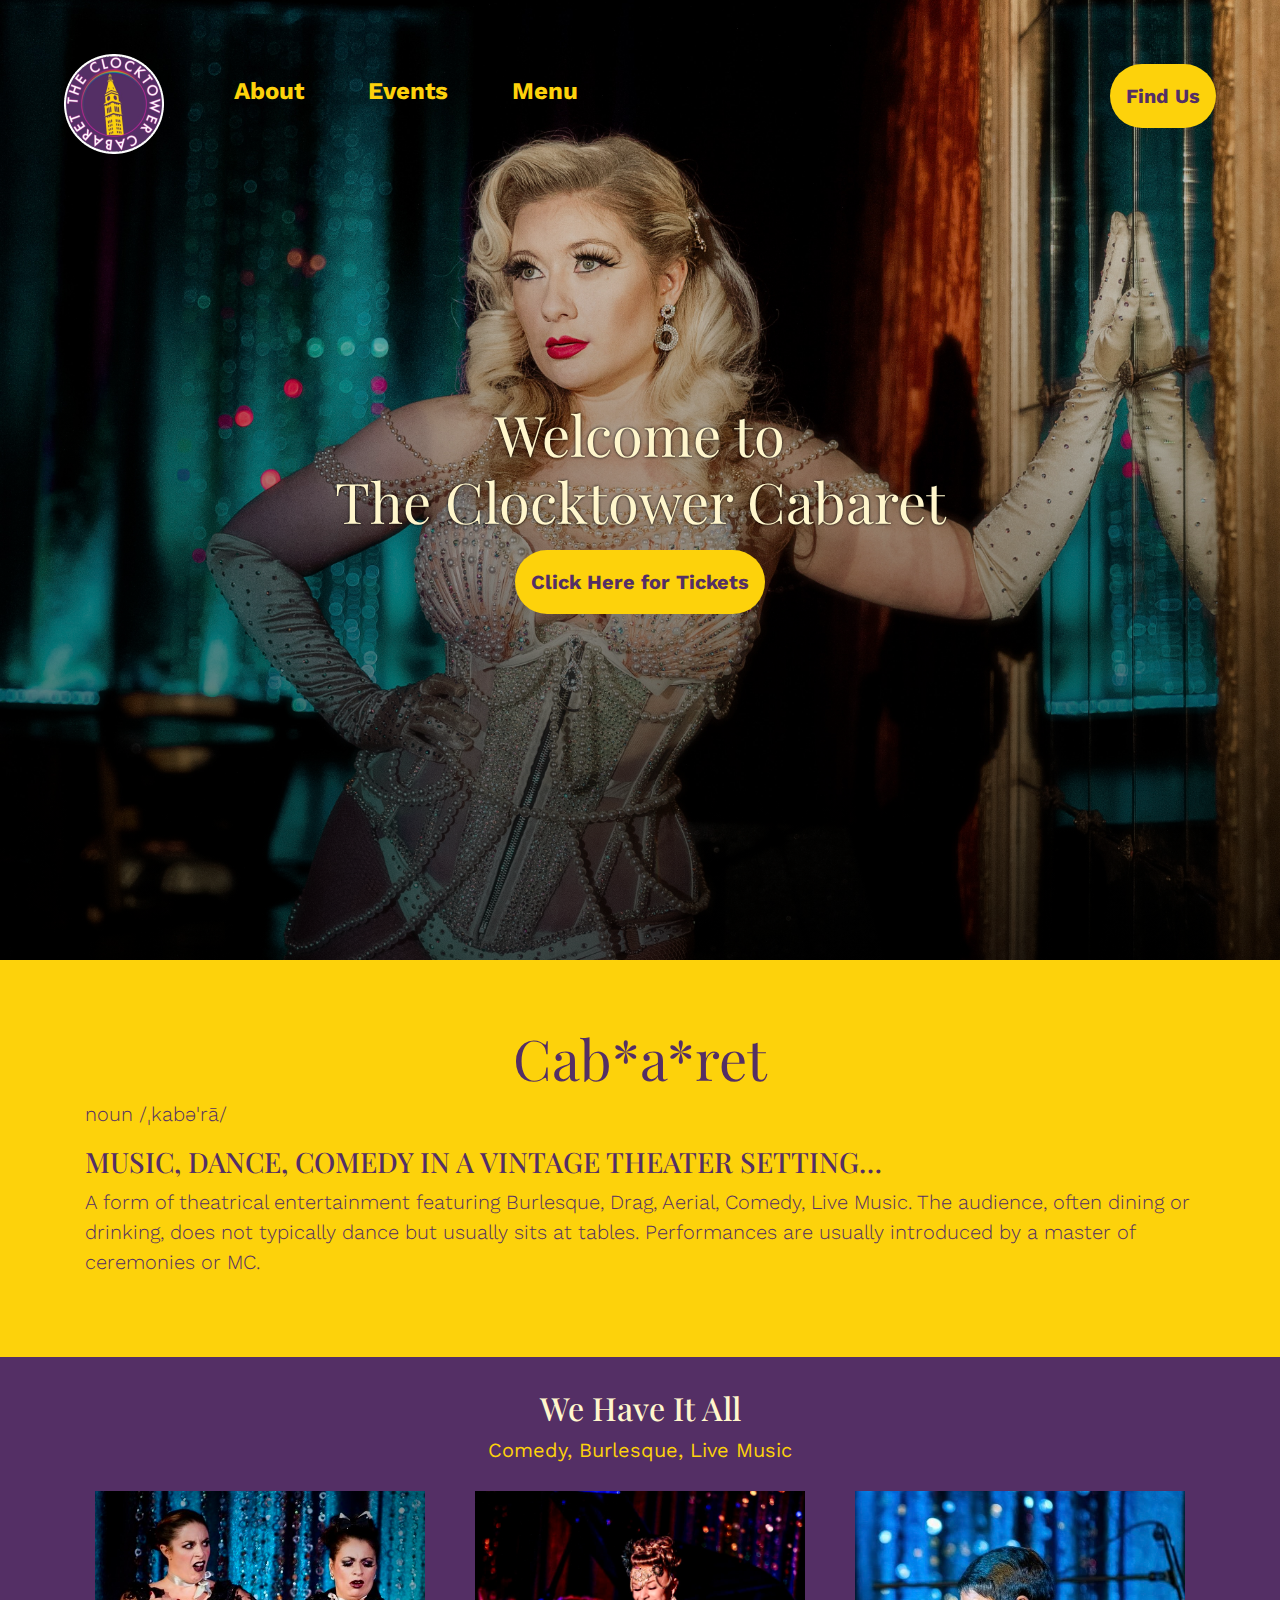
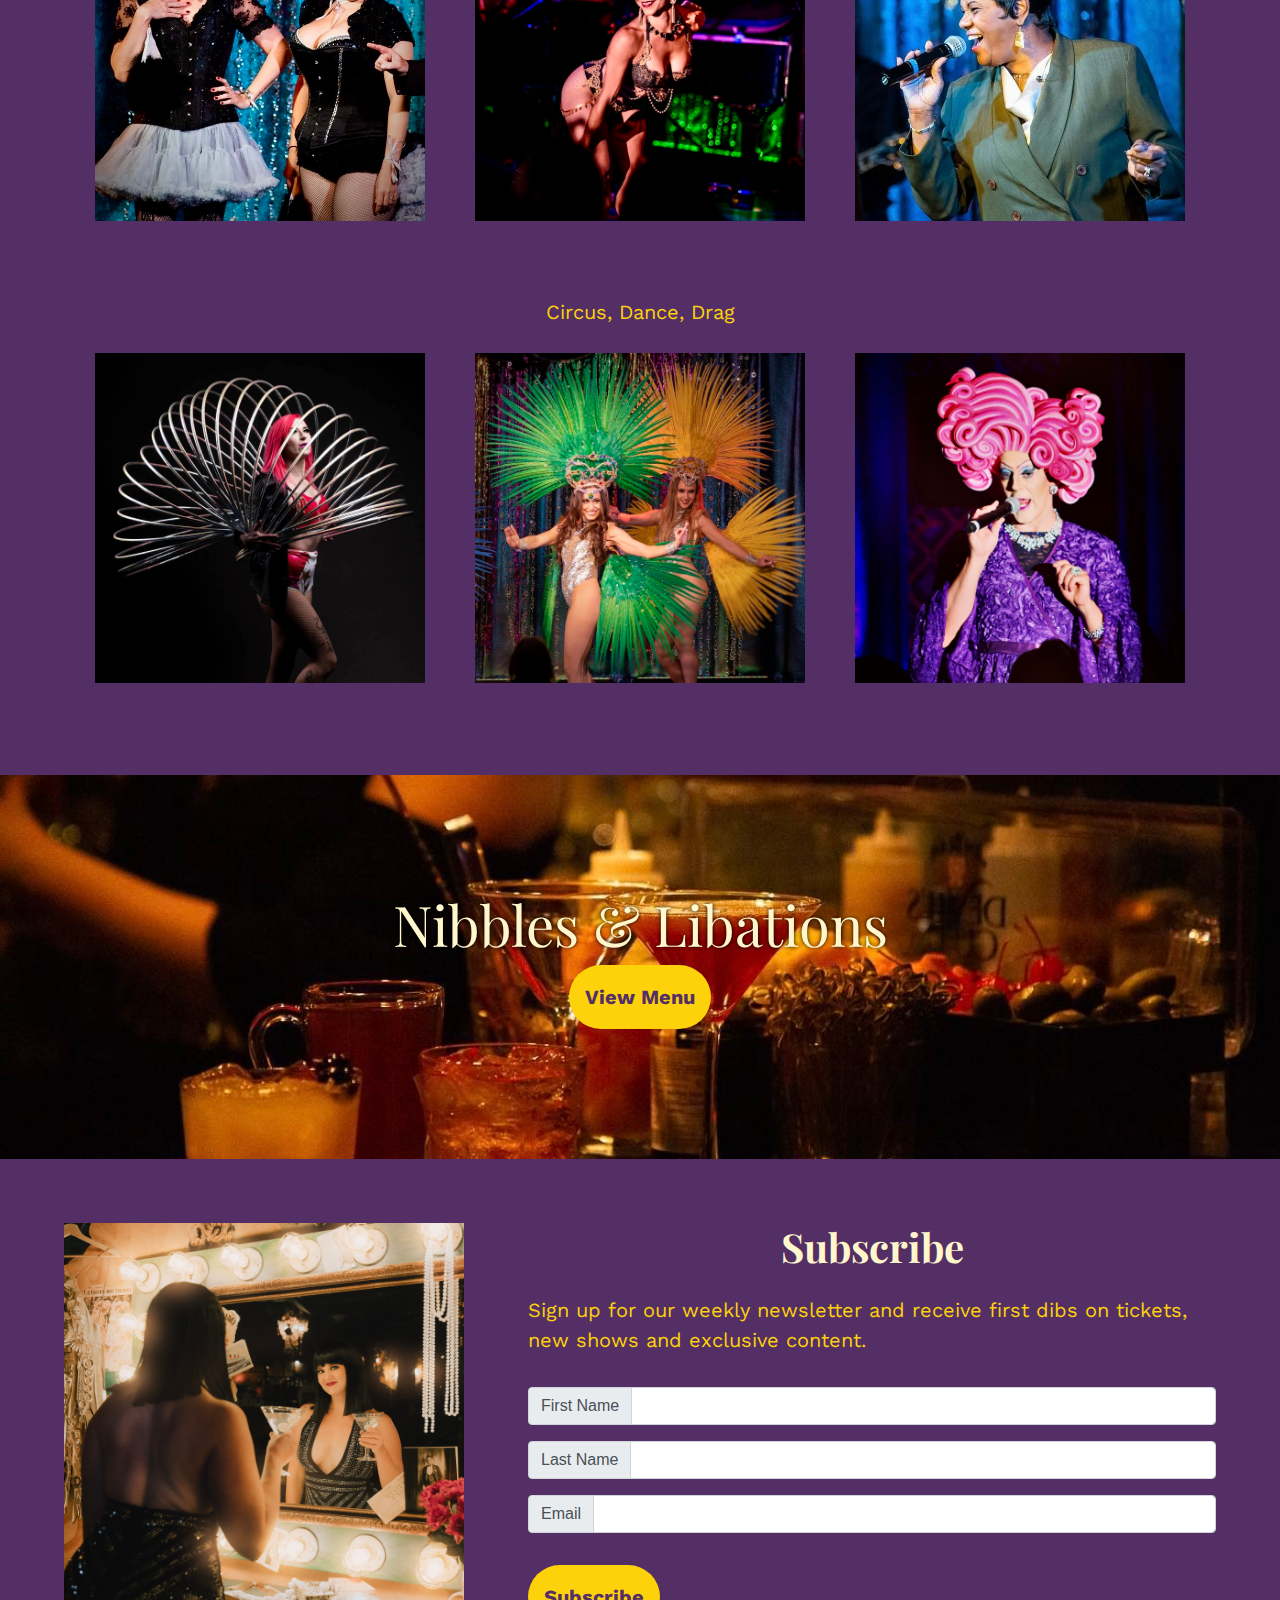
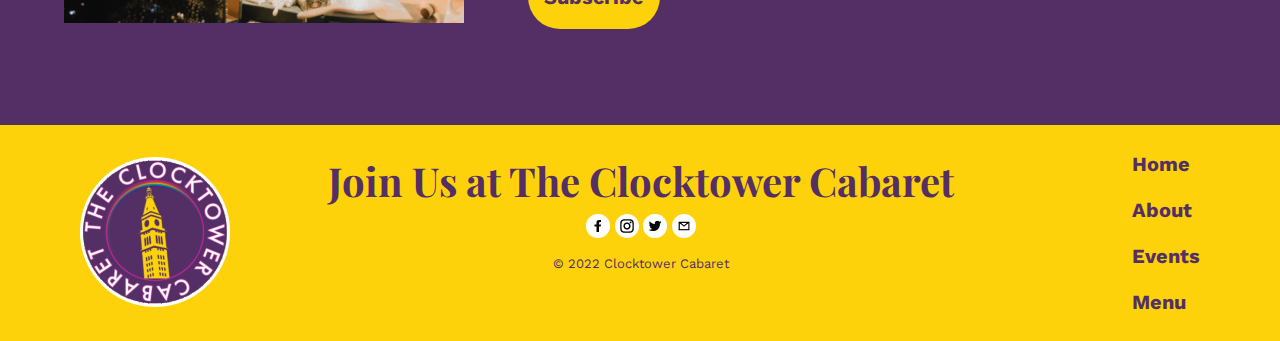
<file: index.html>
<!DOCTYPE html>
<html>
  <head>
    <title>Homepage - Final Project</title>

    <!-- Google tag (gtag.js) -->
    <script async src="https://www.googletagmanager.com/gtag/js?id=G-CMFGFKGL5H"></script>
    <script>
      window.dataLayer = window.dataLayer || [];
      function gtag(){dataLayer.push(arguments);}
      gtag('js', new Date());

      gtag('config', 'G-CMFGFKGL5H');
    </script>
    <!-- Hotjar Tracking Code for https://alexpolen.github.io/Group-4-Final-Project/ -->
    <script>
      (function(h,o,t,j,a,r){
          h.hj=h.hj||function(){(h.hj.q=h.hj.q||[]).push(arguments)};
          h._hjSettings={hjid:3127955,hjsv:6};
          a=o.getElementsByTagName('head')[0];
          r=o.createElement('script');r.async=1;
          r.src=t+h._hjSettings.hjid+j+h._hjSettings.hjsv;
          a.appendChild(r);
      })(window,document,'https://static.hotjar.com/c/hotjar-','.js?sv=');
    </script>

    <link rel="stylesheet" href="https://cdn.jsdelivr.net/npm/bootstrap@4.4.1/dist/css/bootstrap.min.css" integrity="sha384-Vkoo8x4CGsO3+Hhxv8T/Q5PaXtkKtu6ug5TOeNV6gBiFeWPGFN9MuhOf23Q9Ifjh" crossorigin="anonymous">
    <link href="css/style.css" type="text/css" rel="stylesheet">
    <link rel="preconnect" href="https://fonts.googleapis.com">
    <link rel="preconnect" href="https://fonts.gstatic.com" crossorigin>
    <link href="https://fonts.googleapis.com/css2?family=Playfair+Display:wght@400;500;600;700&family=Work+Sans&display=swap" rel="stylesheet">

  </head>
  <body>
    <header>
      
      <div class="jumbotron jumbotron-fluid" id="heroHeader">
        <div class="navBar">

          <!-- Start Hamburger Menu -->
          <a class="logo" href="index.html"><img src="images/logo img.png"></a>
          <nav id="main-menu">
            <ul class="nav">
              <li class="nav-item"><a href="about.html">About</a></li>
              <li class="nav-item"><a href="https://ci.ovationtix.com/35628">Events</a></li>
              <li class="nav-item"><a href="https://docs.google.com/document/d/e/2PACX-1vQ-AlqLZPCwe4bYa0yYd94efWk25dxDA8jm12SfP81NVMJOfXUkkIDvznSp_TaVgCbS3PVlOI-WaRaM/pub">Menu</a></li>
            </ul>
          </nav>
          <p class="lead">
              <a class="btn btn-primary btn-lg" id="navButton" role="button" href="https://goo.gl/maps/kPw7HEseHAcir2t98" target="_blank">Find Us</a>
          </p>
        </div>    
          <input type="checkbox" id="hamburger-input" class="burger-shower" />
          <label id="hamburger-menu" for="hamburger-input">
            <nav id="sidebar-menu">
              <h3>Clocktower Cabaret</h3>
              <ul>
                <li><a href="about.html">About</a></li>
                <li><a href="https://ci.ovationtix.com/35628">Events</a></li>
                <li><a href="https://docs.google.com/document/d/e/2PACX-1vQ-AlqLZPCwe4bYa0yYd94efWk25dxDA8jm12SfP81NVMJOfXUkkIDvznSp_TaVgCbS3PVlOI-WaRaM/pub">Menu</a></li>
              </ul>
            </nav>
          </label>
          
          <div class="overlay"></div>
          <div class="container jumbotronContent">
            <h1 class="display-4">Welcome to <br/> The Clocktower Cabaret</h1>
            <p class="lead">
              <a class="btn btn-primary btn-lg" role="button" href="https://ci.ovationtix.com/35628" target="_blank">Click Here for Tickets</a>
            </p>
          </div>


           <!-- End Hamburger Menu -->


           <!-- Old nav
          <nav id="main-menu"
            <a class="logo" href="index.html"><img src="images/logo img.png"></a>
            <ul class="nav">
                <li class="nav-item">
                  <a class="nav-link" href="about.html">About</a>
                </li>
                <li class="nav-item">
                  <a class="nav-link" href="https://ci.ovationtix.com/35628" target="_blank">Events</a>
                </li>
                <li class="nav-item">
                  <a class="nav-link" href="https://docs.google.com/document/d/e/2PACX-1vQ-AlqLZPCwe4bYa0yYd94efWk25dxDA8jm12SfP81NVMJOfXUkkIDvznSp_TaVgCbS3PVlOI-WaRaM/pub" target="_blank">Menu</a>
                </li>
            </ul>
            -->


          </div>
        </div>
      </div>
    </header>
    <!-- Cabaret Definition -->
    <section>
      <div class="jumbotron jumbotron-fluid" id="cabaretDef">
        <div class="container">
          <h1 class="display-4">Cab*a*ret</h1>
          <p class="lead">noun /ˌkabəˈrā/</p>
          <h3>MUSIC, DANCE, COMEDY IN A VINTAGE THEATER SETTING…</h3>
          <p class="lead">A form of theatrical entertainment featuring Burlesque, Drag, Aerial, Comedy, Live Music. The audience, often dining or drinking, does not typically dance but usually sits at tables. Performances are usually introduced by a master of ceremonies or MC.</p>
        </div>
      </div>
    </section>
    <!-- Show Genres -->
    <section id="showGenres">
      <div class="container">
        <div class="row align-self-center justify-content-center">
          <h2>We Have It All</h2>
        </div>
        <div class="row align-self-center justify-content-center">
          <p>Comedy, Burlesque, Live Music</p>
        </div>
        <div class="row align-items-center">
          <div class="col-sm-12 col-md-4 col-lg-4 genre" id="genreTheatre">
            <div class="genreContent">
              <img src="./images/Theatre.jpg" width="100%">
            </div>
          </div>
          <div class="col-sm-12 col-md-4 col-lg-4 genre" id="genreBurlesque">
            <div class="genreContent">
              <img src="./images/Burlesque.jpg" width="100%">
            </div>
          </div>
          <div class="col-sm-12 col-md-4 col-lg-4 genre" id="genreMusic">
            <div class="genreContent">
              <img src="./images/Music.jpg" width="100%">
            </div>
          </div>
        </div>
        <div class="row align-self-center justify-content-center">
          <p id="genres2">Circus, Dance, Drag</p>
        </div>
        <div class="row align-items-center ">
          <div class="col-sm-12 col-md-4 col-lg-4 genre" id="genreCircus">
            <div class="genreContent">
              <img src="./images/Circus 2.jpg" width="100%">
            </div>
          </div>
          <div class="col-sm-12 col-md-4 col-lg-4 genre" id="genreDance">
            <div class="genreContent">
              <img src="./images/Dance.jpg" width="100%">
            </div>
          </div>
          <div class="col-sm-12 col-md-4 col-lg-4 genre" id="genreDrag">
            <div class="genreContent">
              <img src="./images/Drag.jpg" width="100%">
            </div>
          </div>
        </div>
      </div>
    </section>
    <!-- Nibbles & Libations -->
    <section>
      <div class="jumbotron jumbotron-fluid" id="nibblesLibations">
        <div class="container nibblesLibationsContainer">
          <h1 class="display-4">Nibbles & Libations</h1>
          <p class="lead">
            <a class="btn btn-primary btn-lg" role="button" href="https://docs.google.com/document/d/e/2PACX-1vQ-AlqLZPCwe4bYa0yYd94efWk25dxDA8jm12SfP81NVMJOfXUkkIDvznSp_TaVgCbS3PVlOI-WaRaM/pub" target="_blank">View Menu</a>
          </p>
        </div>
      </div>
    </section>
    <!-- Subscribe to Email -->
      <section>
        <div class="subscribeContainer">
            <div class="subscribeImage">
                <img src="images/Subscribe.jpeg">
            </div>
            <div class="subscribe">
                <h1>Subscribe</h1>
                <p>Sign up for our weekly newsletter and receive first dibs on tickets, new shows and exclusive content.</p>
                <div class="input-group mb-3">
                    <div class="input-group-prepend">
                      <span class="input-group-text" id="inputGroup-sizing-default">First Name</span>
                    </div>
                    <input type="text" class="form-control" aria-label="Default" aria-describedby="inputGroup-sizing-default">
                </div>
                <div class="input-group mb-3">
                    <div class="input-group-prepend">
                      <span class="input-group-text" id="inputGroup-sizing-default">Last Name</span>
                    </div>
                    <input type="text" class="form-control" aria-label="Default" aria-describedby="inputGroup-sizing-default">
                </div>
                <div class="input-group mb-3">
                    <div class="input-group-prepend">
                      <span class="input-group-text" id="inputGroup-sizing-default">Email</span>
                    </div>
                    <input type="text" class="form-control" aria-label="Default" aria-describedby="inputGroup-sizing-default">
                </div>
                  <p class="lead">
                    <a class="btn btn-primary btn-lg" href="#" role="button">Subscribe</a>
                  </p>  
            </div>
          </div>
        </div>
    </section>
    <!-- Footer -->
    <footer>
      <div id="logo" href="index.html"><img src="images/boxoffice contact img.png"></div>
      <div id="footerContent">
        <h1>Join Us at The Clocktower Cabaret</h1>
        <div id="socailMedia">
          <img id="icon" src="images/fb icon.png">
          <img id="icon" src="images/insta icon.png">
          <img id="icon" src="images/twitter icon.png">
          <img id="icon" src="images/email icon.png">
        </div>
        <p id="fineprint">© 2022 Clocktower Cabaret</p>
      </div>
      <ul class="nav">
        <li class="nav-item">
          <a class="nav-link" href="index.html">Home</a>
        </li>
        <li class="nav-item">
          <a class="nav-link active" href="about.html">About</a>
        </li>
        <li class="nav-item">
          <a class="nav-link" href="https://ci.ovationtix.com/35628" target="_blank">Events</a>
        </li>
        <li class="nav-item">
          <a class="nav-link" href="https://docs.google.com/document/d/e/2PACX-1vQ-AlqLZPCwe4bYa0yYd94efWk25dxDA8jm12SfP81NVMJOfXUkkIDvznSp_TaVgCbS3PVlOI-WaRaM/pub" target="_blank">Menu</a>
        </li>
      </ul>
    </footer>
  </body>
  <script src="https://code.jquery.com/jquery-3.4.1.slim.min.js" integrity="sha384-J6qa4849blE2+poT4WnyKhv5vZF5SrPo0iEjwBvKU7imGFAV0wwj1yYfoRSJoZ+n" crossorigin="anonymous"></script>
  <script src="https://cdn.jsdelivr.net/npm/popper.js@1.16.0/dist/umd/popper.min.js" integrity="sha384-Q6E9RHvbIyZFJoft+2mJbHaEWldlvI9IOYy5n3zV9zzTtmI3UksdQRVvoxMfooAo" crossorigin="anonymous"></script>
  <script src="https://cdn.jsdelivr.net/npm/bootstrap@4.4.1/dist/js/bootstrap.min.js" integrity="sha384-wfSDF2E50Y2D1uUdj0O3uMBJnjuUD4Ih7YwaYd1iqfktj0Uod8GCExl3Og8ifwB6" crossorigin="anonymous"></script>
  </html>
</file>
<file: css/style.css>
h1, h2, h3, h4{
    font-family: 'Playfair Display', serif;
}
h1 {
    font-weight: bold;
    text-align: center;
}
p{
    font-family: 'Work Sans', sans-serif;
    font-size: 20px;
    font-weight: normal;
}

.btn-primary{
    background-color: #fdd20b;
    color: #542f65;
    border-radius: 48px;
    height: 64px;
    display: flex;
    align-items: center;
    text-align: justify;
    width: fit-content;
    font-weight: bold;
    border: none;
}
@media screen and (max-width:600px) {
    .btn-primary{
        height:32px;
        min-width: 80px;
        font-size: 12px;
    }
}
@media screen and (max-width:600px) {
    #ul{
        font-size: 12px;
    }
}
.logo{
    position: absolute;
    top: 60;
    left: 5%;
    max-width:128px;
}
@media screen and (max-width:600px) {
    .logo{
        max-width:128px;
        max-height: 128px;
        position: relative;
    }
    #navButton{
        display: none;
    }
    

    
}
.btn-primary:hover {
    background-color: #ef08b4 !important;
    color: white !important;
}
.btn-primary:visited,.btn-primary:focus{
    background-color: #fdd20b;
    color: #542f65;
    border-radius: 48px;
    height: 64px;
    display: flex;
    align-items: center;
    text-align: justify;
    width: fit-content;
    font-weight: bold;
    border: none !important;
    outline: none !important;
    box-shadow: none !important;
}

/*MAIN NAV BAR*/
@media screen and (max-width:600px) {
    .nav-item .navBar .nav-link .nav {
        font-size: 12px;
    }
    
}
.navBar {
    padding-left: 64px;
    padding-right: 64px;
    margin: 0 auto;
    display: flex;
    align-items: center;
    justify-content: flex-end;
    height: fit-content;
}
#main-menu .nav {
    display: flex;
    justify-content: flex-start;
    align-items: center;
    padding-top: 24px;
    float: left;
    padding-left: 170px;
}
#main-menu {
    display: flex;
    align-items: center;
}

.nav-item {
    color: #fdd20b;
    font-size: 20px;
    font-family: 'Work Sans', sans-serif;
    font-weight: bold;
    width: fit-content;
    padding-left: 64px;
}

.nav-item2 {
    flex-grow: 2;
    float: right;
    color: #542f65;
    font-weight: bold;
}


.navBar .nav-item {
    color: #fdd20b;
    font-size: 20px;
    font-family: 'Work Sans', sans-serif;
    font-weight: bold;
}
a:hover {
    color: #ef08b4;
}
.navBar .nav-link:hover {
    border-bottom: 2px solid #fdd20b;
    border-bottom-width: fit-content;
}
.jumbotronContent h1{
    padding-bottom: 16px;
    padding-top: 0px;
    text-shadow: 0px 0px 3px #000000;
}
.jumbotronContent h1{
    padding-bottom: 16px;
    padding-top: 0px;
    text-shadow: 0px 0px 3px #000000;
}

/*HOME PAGE HERO*/
#heroHeader{
    height: 60em;
    background-image: linear-gradient(0deg, rgba(0, 0, 0, 0.6), rgba(0, 0, 0, 0)), url(../images/Homepage_Crop_Square.jpg);
    background-size: cover;
    background-repeat: no-repeat;
    background-position: center;
    color: #fff6cc;
    margin: 0 auto;
}
.jumbotronContent{
    width: fit-content;
    display: flex;
    flex-direction: column;
    align-items: center;
    padding-top: 256px; 

}
.jumbotronContent h1{
    padding-bottom: 8px;
    padding-top: 0px;
}
@media screen and (max-width:600px) {
    .jumbotronContent h1 {
        font-size: 40px;
    }   
}

#aboutHero {
    margin: 0 auto;
}

/*HOME PAGE CONTENT*/
#cabaretDef{
    background-color: #fdd20b;
    color: #542f65;
    margin: 0 auto;
}
@media screen and (max-width:600px) {
    #cabaretDef {
        padding: 30px;
    } 
    #cabaretDef h1 {
        font-size: 34px;
    }  
    #cabaretDef .lead {
        font-size: 16px;
    }
    #cabaretDef h3 {
        font-size: 22px;
    }
}
#showGenres {
    background-color: #542f65;
    color: #fdd20b;
    margin: 0 auto;
    padding: 32px;
}
#showGenres h2 {
    color:#fff6cc;
}
#genres2 {
    padding-top: 16px;
}
.genre{
    height: 400px;
}
.genreContent img{
    padding: 10px;
}

/*FOOD & DRINK*/
#nibblesLibations{
    display: flex;
    flex-direction: column;
    justify-content: center;
    background-image: url(../images/BarDrinks_Crop.jpg);
    background-size: cover;
    background-repeat: no-repeat;
    background-position: center;
    color:#fff6cc;
    margin: 0 auto;
    height: 24em;
}
.nibblesLibationsContainer{
    width: fit-content;
    display: flex;
    flex-direction: column;
    justify-content: center;
    align-items: center;
}
.nibblesLibationsContainer h1 {
    text-shadow: 0px 0px 4px #000000;
}
@media screen and (max-width:600px) {
    .nibblesLibationsContainer h1 {
        font-size: 34px;
    }   
}
/*ABOUT US HERO*/
#aboutHero {
    height: 60em;
    background-image:  linear-gradient(0deg, rgba(0, 0, 0, 0.86), rgba(0, 0, 0, 0.15)), url(../images/AboutUsHero.jpg);
    background-size: cover;
    background-repeat: no-repeat;
    background-position: center;
    color: #fff6cc;
    margin: 0 auto;
}
#aboutHero .jumbotronContent{
    width: fit-content;
    display: flex;
    flex-direction: column;
    align-items: center;
    padding-top: 400px; 

}
.aboutContainer {
    display: flex;
    justify-content: center;
    padding: 64px;
    background-color: #542f65;
}
@media screen and (max-width:600px) {
    .aboutContainer{
        flex-direction: column;
    }
    .jumbotronContent h1 {
        text-align: center;
        padding: 30px;
    }
}
.aboutContainer img{
    float: left;
    max-height: 775px;
    padding-right: 32px;
}
@media screen and (max-width:600px) {
    .aboutContainer img{
        max-width: 400px;
        padding-right: 10px
    }
    
}
.aboutContainer p {
    color: #fdd20b;
    padding-left: 32px;
}
.aboutContainer h1{
    color:#fff6cc;
    padding-left: 32px;
    padding-bottom: 16px;
    max-width: 800px;
}
@media screen and (max-width:600px) {
    .aboutInfo h1 {
        padding-top: 40px;
        font-size: 34px;
    }   
}
.aboutInfo p {
    max-width: 720px;
}
@media screen and (max-width:600px) {
    .aboutInfo p {
        font-size: 18px;
    }   
}
/*CONTACT US SECTION*/
#contactUs {
    margin: 0 auto;
    background-color: #542f65;
    color: #fdd20b;
    padding: 64px;
    display: flex;
    flex-direction: column;
    align-items: center;
}
#contactUs h1 {
    display: flex;
    justify-content: center;
    color: #fff6cc;
    padding-bottom: 32px;
}
@media screen and (max-width:600px) {
    #contactUs h1 {
        font-size: 34px;
        padding-bottom: 56px;
    }   
}
.email {
    font-family: 'Work Sans', sans-serif;
    font-weight: normal;
    font-size: 20px;
    color: #fdd20b;
    text-decoration: underline;  
}
.email:hover {
    color: #ef08b4;
    font-weight: bolder;
}
.contactGrid {
    background-color: #542f65;
    display: grid;
    grid-template-columns: 20% 80%;
    grid-template-rows: 1fr 1fr 1fr;
    gap: 32px;
    grid-template-areas: 
    "contactImg1 contact1"
    "contactImg2 contact2"
    "contactImg3 contact3"
    ;
}
@media screen and (max-width:600px) {
    .contactGrid {
        grid-template-columns: 100%;
        grid-template-rows: 1fr 1fr 1fr 1fr 1fr 1fr;
        grid-template-areas: 
        "contactImg1"
        "contact1"
        "contactImg2" 
        "contact2"
        "contactImg3" 
        "contact3"
        ;
    } 
}
#contactImg1 {
    grid-area: contactImg1;
    height: max-content;
}
@media screen and (max-width:600px) {
    #contactImg1 {
        justify-self: center;
    }
}
#contact1 {
    grid-area: contact1;
}
#contactImg2{
    grid-area: contactImg2;
    height: max-content;
}
@media screen and (max-width:600px) {
    #contactImg2 {
        justify-self: center;
    }
}
#contact2{
    grid-area: contact2;
}
#contactImg3 {
    grid-area: contactImg3;
    height: max-content;
}
@media screen and (max-width:600px) {
    #contactImg3 {
        justify-self: center;
    }
}

/*SUBSCRIBE SECTION*/
.subscribeContainer {
    display: flex;
    justify-content: center;
    padding: 64px;
    background-color: #542f65;
}
.subscribeContainer img{
    float: left;
    max-height: 400px;
    padding-right: 64px;
}
.subscribeContainer h1 {
    color:#fff6cc;
    padding-bottom: 16px;
}
.subscribeContainer p {
    color: #fdd20b;
    padding-bottom: 16px;
}
.subscribe {
    width: 75%;
}
@media screen and (max-width:600px){
    .subscribe h1 {
        padding-top: 25px;
        width: 100%;
        font-size: 34px;
    }
    .subscribe {
        width: 100%;
    }
    .subscribeImage {
        padding: 0;
        justify-self: center;
    }
}
.subscribeContainer .lead {
    padding-top: 16px;
}

@media screen and (max-width:600px){
    .subscribeContainer {
        flex-direction: column;
    }
}

/*FOOTER*/
footer {
    background-color: #fdd20b;
    color: #542f65;
    display: flex;
    flex-direction: row;
    justify-content: space-between;
    padding: 16px;    
}
@media screen and (max-width:600px){
    footer {
        justify-content: center;
        width: 100%;
        padding-top: 20px;
        padding: 0;
    }
}
#footerContent {
    padding-top: 16px;
    padding-bottom: 16px; 
    display: flex;
    flex-direction: column;
    align-items: center;
}
@media screen and (max-width:600px){
    #footerContent {
        padding-top: 20px;
    }
}
@media screen and (max-width:600px){
    #footerContent #socailMedia {
        padding-top: 20px;
    }
}
@media screen and (max-width:600px){
    #footerContent h1 {
        width: 100%;
        font-size: 16px;
        overflow:visible;
        padding-top: 10px;
    }
}
footer #logo {
    padding-top: 16px;
    padding-bottom: 16px;
    padding-left: 64px;
}
@media screen and (max-width:600px){
    footer #logo {
        width: 90px;
        padding-left: 0px;
        padding-right: 0px;
        padding-top: 60px;
    }
}
@media screen and (max-width:600px){
    #logo img {
        max-width: 80px;
    }
}
#icon {
    width: 24px;
    height: 24px;
}
#fineprint {
    font-size: small;
    padding-top: 16px;
}
footer .nav {
    display: inline;
    padding-right: 48px;
}
@media screen and (max-width:600px){
    footer .nav {
        display: block;
        padding-left: 8px;
        padding-right: 0;
        padding-top: 60px;
        line-height: 6px;
        
    }
}
footer a {
    color: #542f65;
    font-size: 20px;
    font-weight: 700;
}
@media screen and (max-width:600px){
    footer a {
        font-size: 14px;
        padding: 0px;
    }
}




/*Hamburger Menu*/
@import url('https://fonts.googleapis.com/css2?family=Cabin&display=swap');



.overlay{
    position: fixed;
    top: 0;
    left: 0;
    width: 100%;
    height: 100%;
    opacity: 0;
    visibility: hidden;
    transition: opacity .35s, visibility .35s, height .35s;
    overflow: hidden;
    z-index: -1;
}

#main-menu {
  display: block;
  height: 100px;
  width: 100%;
  margin: 0px;  
  z-index: 9;
  padding-top: 40px;
  position: absolute;
  left: 0;
  top: 0;
}

#main-menu ul {
  max-width: 800px;
  width: 100%;
  height: 100%;
  margin: 0px auto;
  padding: 0px;
  display: flex;
  justify-content: space-between;
  align-items: center;
  z-index: 9;
}

#main-menu li {
  list-style-type: none;
  font-size: 2rem;
}

#main-menu a {
  color: #fdd20b;
  font-size: 1.5rem;
  text-decoration: none;
}

#main-menu a:hover {
  text-decoration: underline;
}

#hamburger-input{
  display: none;
}

#hamburger-menu {
    position: absolute;
    top: 60px;
    left: 40px;
    width: 40px;
    height: 35px;
    display: none;
    border: none;
    padding: 0px;
    margin: 0px;
    font-family: 'Cabin', Sans-serif;
    background: linear-gradient(
      to bottom, 
      #fdd20b, #fdd20b 20%, 
      black 20%, black 40%, 
      #fdd20b 40%, #fdd20b 60%, 
      black 60%, black 80%, 
      #fdd20b 80%, #fdd20b 100%
    );
}

#hamburger-menu #sidebar-menu {
    visibility: hidden;
    position: fixed;
    top: 0;
    left: -250px;
    width: 200px;
    height: 100%;
    background-color: #542f65;
    transition: 0.3s;
    padding: 0px 10px;
    box-sizing: border-box;
}

#hamburger-menu h3 {
  color: #fdd20b;
  font-size: 2.2rem;
}

#hamburger-menu ul {
  padding-left: 0px;
}

#hamburger-menu li {
  list-style-type: none;
  line-height: 3rem;
}

#hamburger-menu a {
  color: #fdd20b;
  font-size: 1.3rem;
  text-decoration: none;
}

#hamburger-menu a:hover {
  text-decoration: underline;
}

#hamburger-input:checked + #hamburger-menu #sidebar-menu {
    visibility: visible;
    left: 0;
}
#hamburger-input:checked ~ .overlay{
   visibility: visible;
  opacity: 0.4;
}


@media screen and (max-width: 600px) {
  #main-menu {
    display: none;
  }
  #hamburger-menu {
    display: inline;
  }
}
</file>
